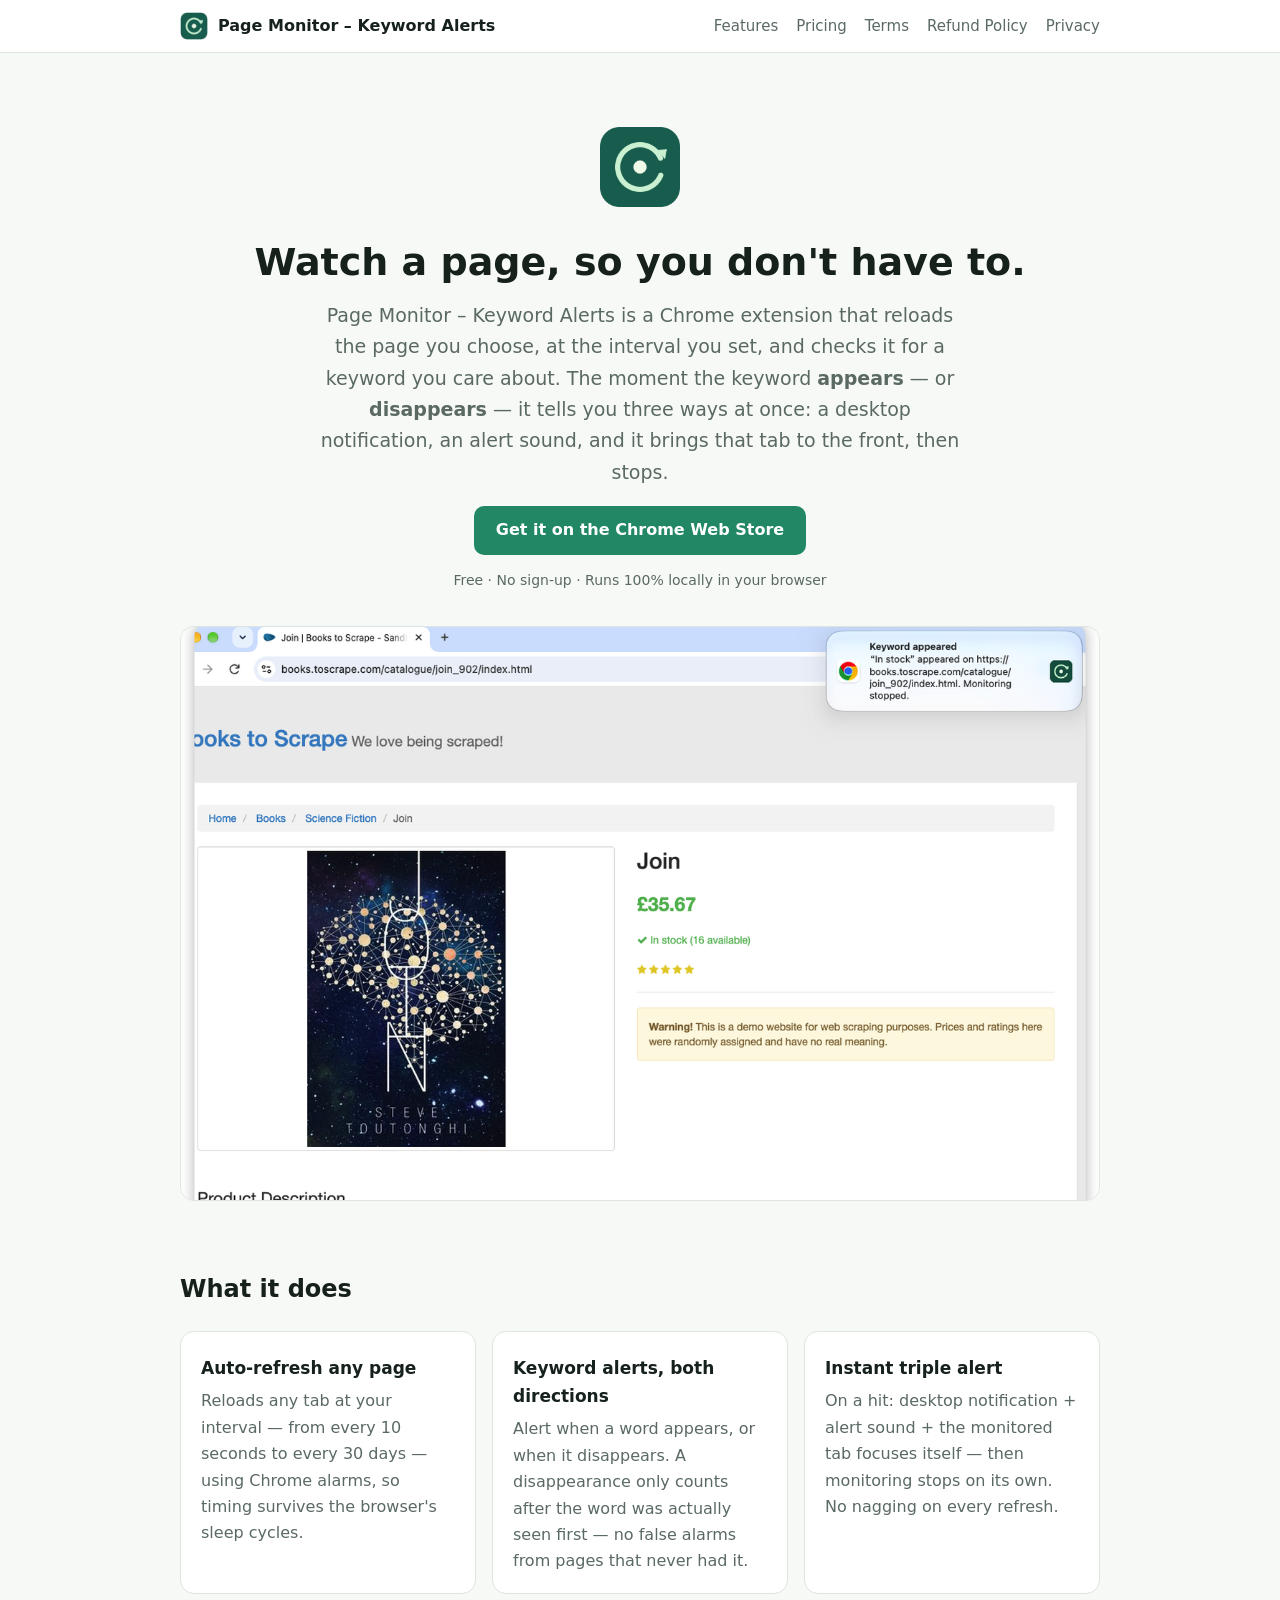
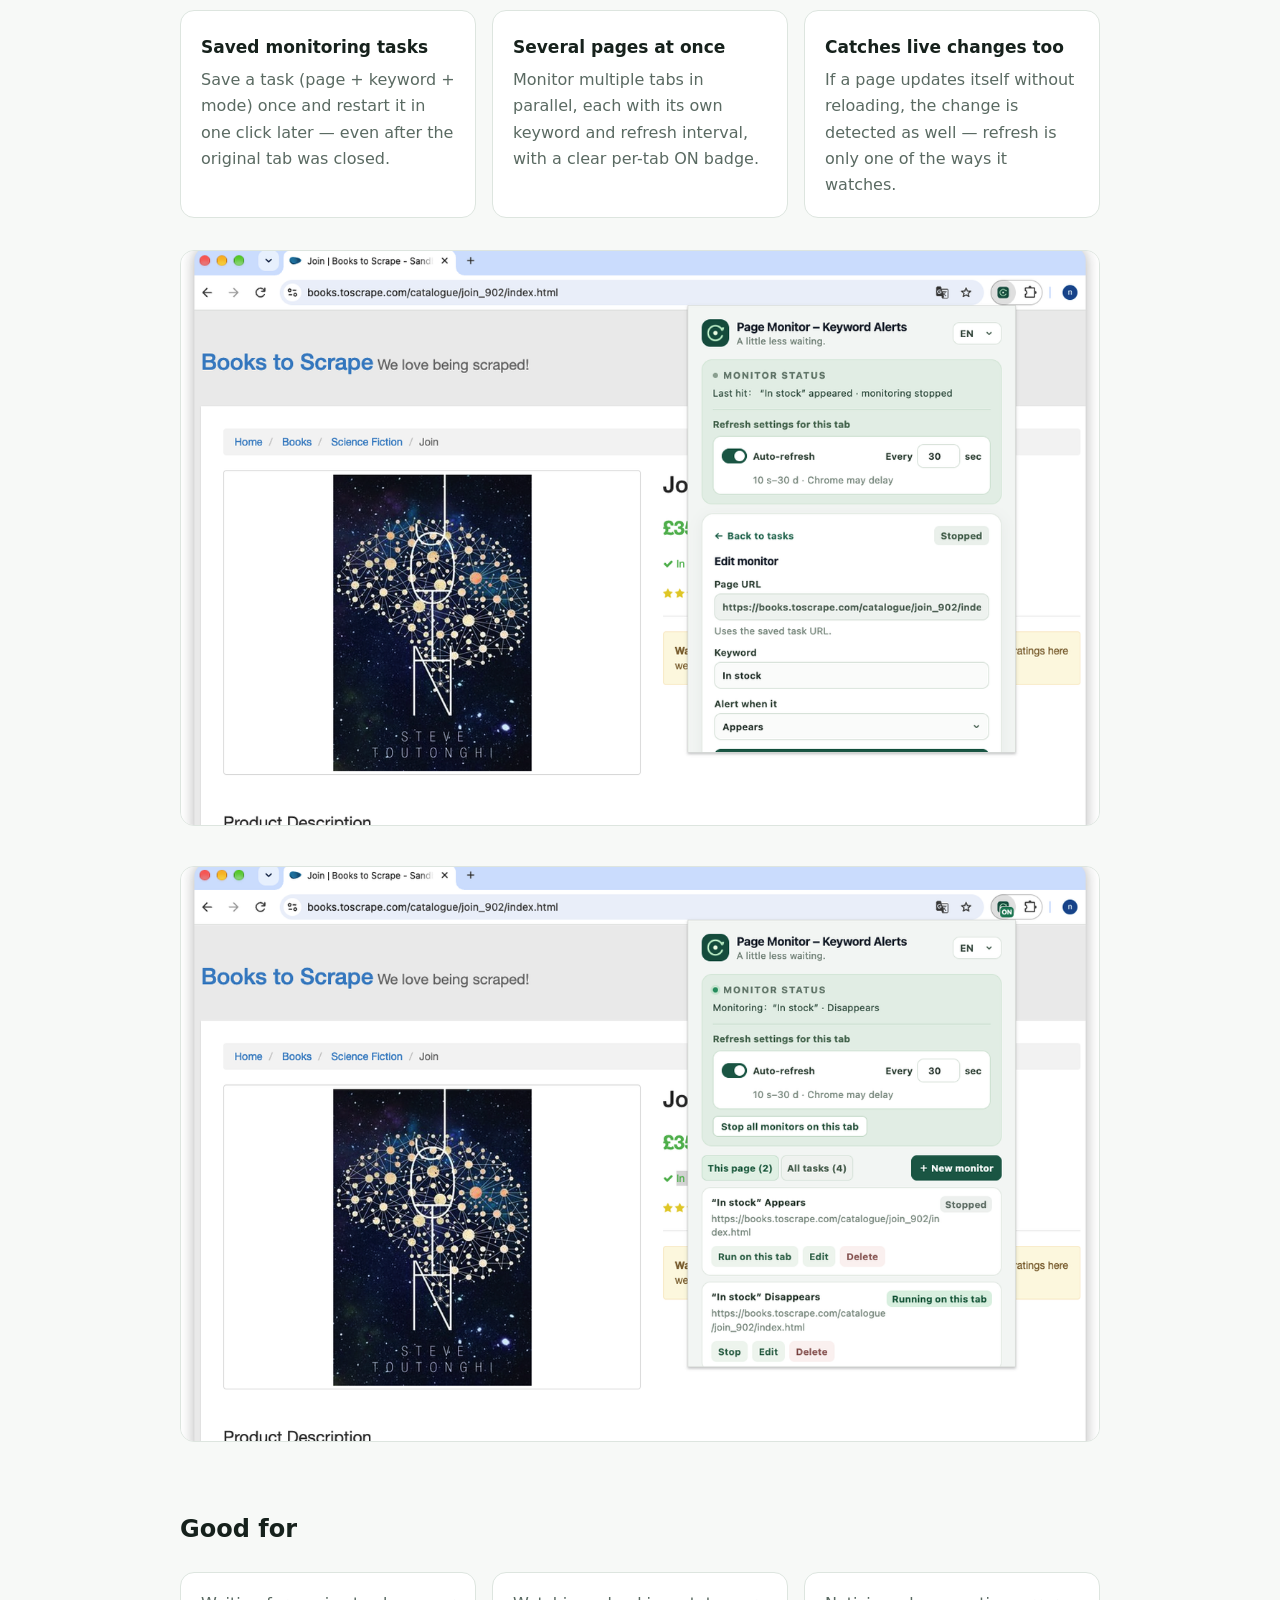
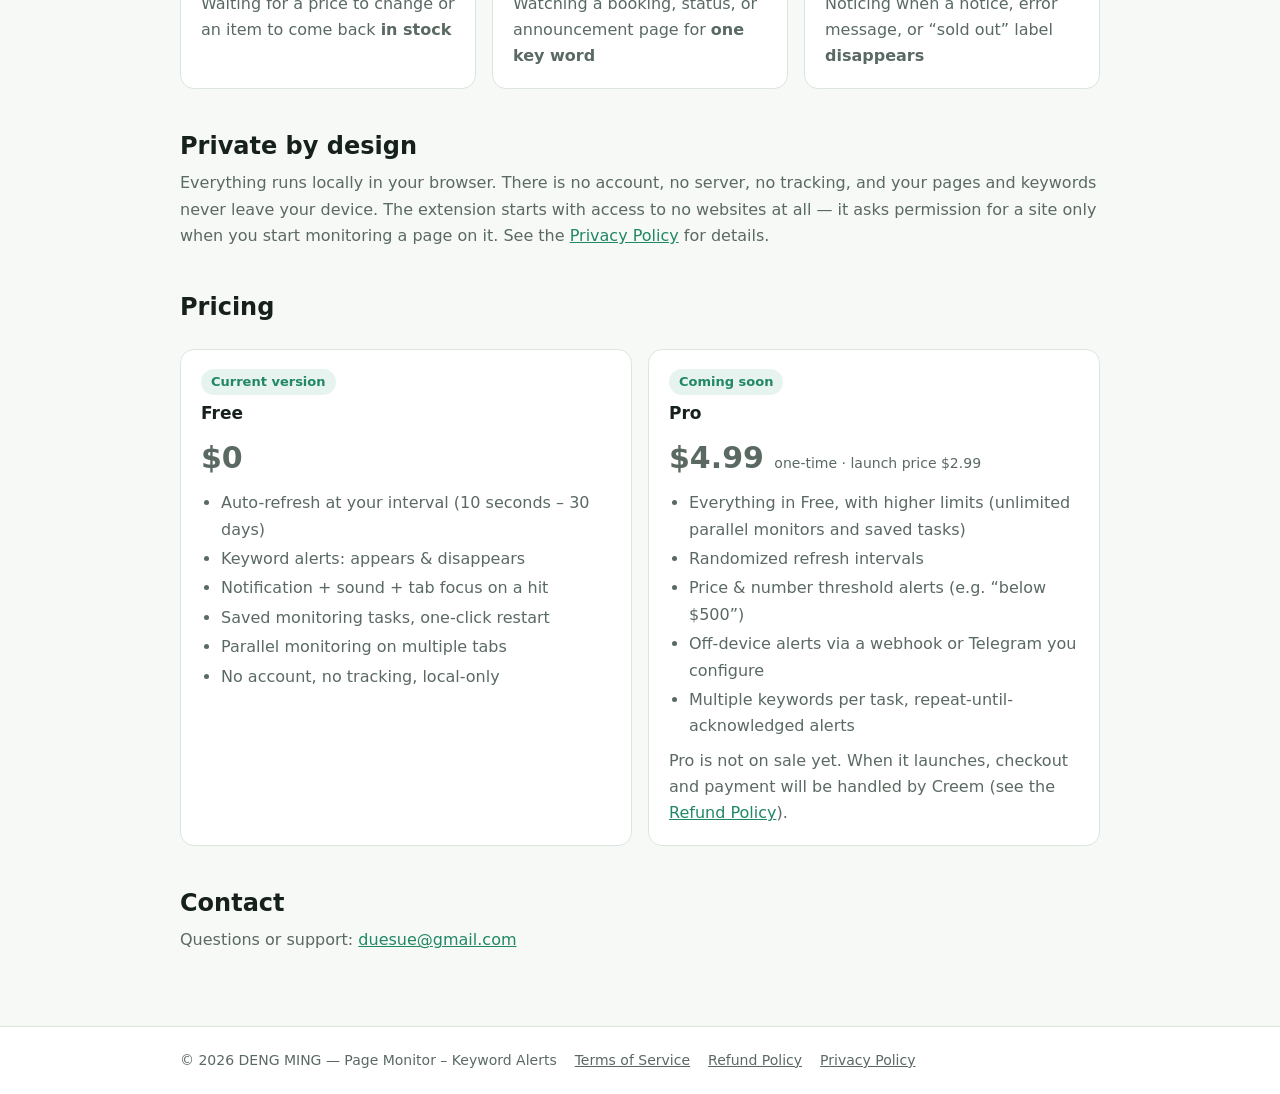
<file: index.html>
<!doctype html>
<html lang="en">
<head>
<meta charset="utf-8">
<meta name="viewport" content="width=device-width, initial-scale=1">
<title>Page Monitor – Keyword Alerts | Auto-refresh pages, get alerted when a keyword appears or disappears</title>
<meta name="description" content="Page Monitor is a Chrome extension that auto-refreshes pages you choose and instantly alerts you — notification, sound, and tab focus — when a keyword appears or disappears. Local-only, no account, no tracking.">
<link rel="icon" href="assets/icon-128.png">
<link rel="stylesheet" href="style.css">
</head>
<body>
<header class="site"><nav class="nav">
  <a class="brand" href="index.html"><img src="assets/icon-128.png" alt="">Page Monitor – Keyword Alerts</a>
  <a class="link" href="index.html#features">Features</a>
  <a class="link" href="index.html#pricing">Pricing</a>
  <a class="link" href="terms.html">Terms</a>
  <a class="link" href="refund.html">Refund Policy</a>
  <a class="link" href="privacy.html">Privacy</a>
</nav></header>
<main>
  <section class="hero">
    <img src="assets/icon-128.png" alt="Page Monitor icon">
    <h1>Watch a page, so you don't have to.</h1>
    <p class="sub">Page Monitor – Keyword Alerts is a Chrome extension that reloads the page you choose, at the interval you set, and checks it for a keyword you care about. The moment the keyword <b>appears</b> — or <b>disappears</b> — it tells you three ways at once: a desktop notification, an alert sound, and it brings that tab to the front, then stops.</p>
    <a class="btn" href="https://chromewebstore.google.com/detail/ccleacdacmfihchdiepppmddgakjpomj" rel="noopener">Get it on the Chrome Web Store</a>
    <p class="updated">Free · No sign-up · Runs 100% locally in your browser</p>
  </section>

  <img class="shot" src="assets/shot-alert.png" alt="A keyword alert notification from Page Monitor">

  <h2 class="sec" id="features">What it does</h2>
  <div class="grid">
    <div class="card"><h3>Auto-refresh any page</h3><p>Reloads any tab at your interval — from every 10 seconds to every 30 days — using Chrome alarms, so timing survives the browser's sleep cycles.</p></div>
    <div class="card"><h3>Keyword alerts, both directions</h3><p>Alert when a word appears, or when it disappears. A disappearance only counts after the word was actually seen first — no false alarms from pages that never had it.</p></div>
    <div class="card"><h3>Instant triple alert</h3><p>On a hit: desktop notification + alert sound + the monitored tab focuses itself — then monitoring stops on its own. No nagging on every refresh.</p></div>
    <div class="card"><h3>Saved monitoring tasks</h3><p>Save a task (page + keyword + mode) once and restart it in one click later — even after the original tab was closed.</p></div>
    <div class="card"><h3>Several pages at once</h3><p>Monitor multiple tabs in parallel, each with its own keyword and refresh interval, with a clear per-tab ON badge.</p></div>
    <div class="card"><h3>Catches live changes too</h3><p>If a page updates itself without reloading, the change is detected as well — refresh is only one of the ways it watches.</p></div>
  </div>

  <img class="shot" src="assets/shot-edit.png" alt="Setting up a monitor in Page Monitor">
  <img class="shot" src="assets/shot-tasks.png" alt="Saved monitoring tasks in Page Monitor">

  <h2 class="sec">Good for</h2>
  <div class="grid">
    <div class="card"><p>Waiting for a price to change or an item to come back <b>in stock</b></p></div>
    <div class="card"><p>Watching a booking, status, or announcement page for <b>one key word</b></p></div>
    <div class="card"><p>Noticing when a notice, error message, or “sold out” label <b>disappears</b></p></div>
  </div>

  <h2 class="sec">Private by design</h2>
  <p class="lead">Everything runs locally in your browser. There is no account, no server, no tracking, and your pages and keywords never leave your device. The extension starts with access to no websites at all — it asks permission for a site only when you start monitoring a page on it. See the <a href="privacy.html">Privacy Policy</a> for details.</p>

  <h2 class="sec" id="pricing">Pricing</h2>
  <div class="grid">
    <div class="card">
      <span class="tag">Current version</span>
      <h3>Free</h3>
      <p class="price">$0</p>
      <ul class="tight">
        <li>Auto-refresh at your interval (10 seconds – 30 days)</li>
        <li>Keyword alerts: appears &amp; disappears</li>
        <li>Notification + sound + tab focus on a hit</li>
        <li>Saved monitoring tasks, one-click restart</li>
        <li>Parallel monitoring on multiple tabs</li>
        <li>No account, no tracking, local-only</li>
      </ul>
    </div>
    <div class="card">
      <span class="tag">Coming soon</span>
      <h3>Pro</h3>
      <p class="price">$4.99 <small>one-time · launch price $2.99</small></p>
      <ul class="tight">
        <li>Everything in Free, with higher limits (unlimited parallel monitors and saved tasks)</li>
        <li>Randomized refresh intervals</li>
        <li>Price &amp; number threshold alerts (e.g. “below $500”)</li>
        <li>Off-device alerts via a webhook or Telegram you configure</li>
        <li>Multiple keywords per task, repeat-until-acknowledged alerts</li>
      </ul>
      <p>Pro is not on sale yet. When it launches, checkout and payment will be handled by Creem (see the <a href="refund.html">Refund Policy</a>).</p>
    </div>
  </div>

  <h2 class="sec">Contact</h2>
  <p class="lead">Questions or support: <a href="mailto:duesue@gmail.com">duesue@gmail.com</a></p>
</main>
<footer class="site"><div class="foot">
  <span>© 2026 DENG MING — Page Monitor – Keyword Alerts</span>
  <a href="terms.html">Terms of Service</a>
  <a href="refund.html">Refund Policy</a>
  <a href="privacy.html">Privacy Policy</a>
</div></footer>
</body>
</html>
</file>
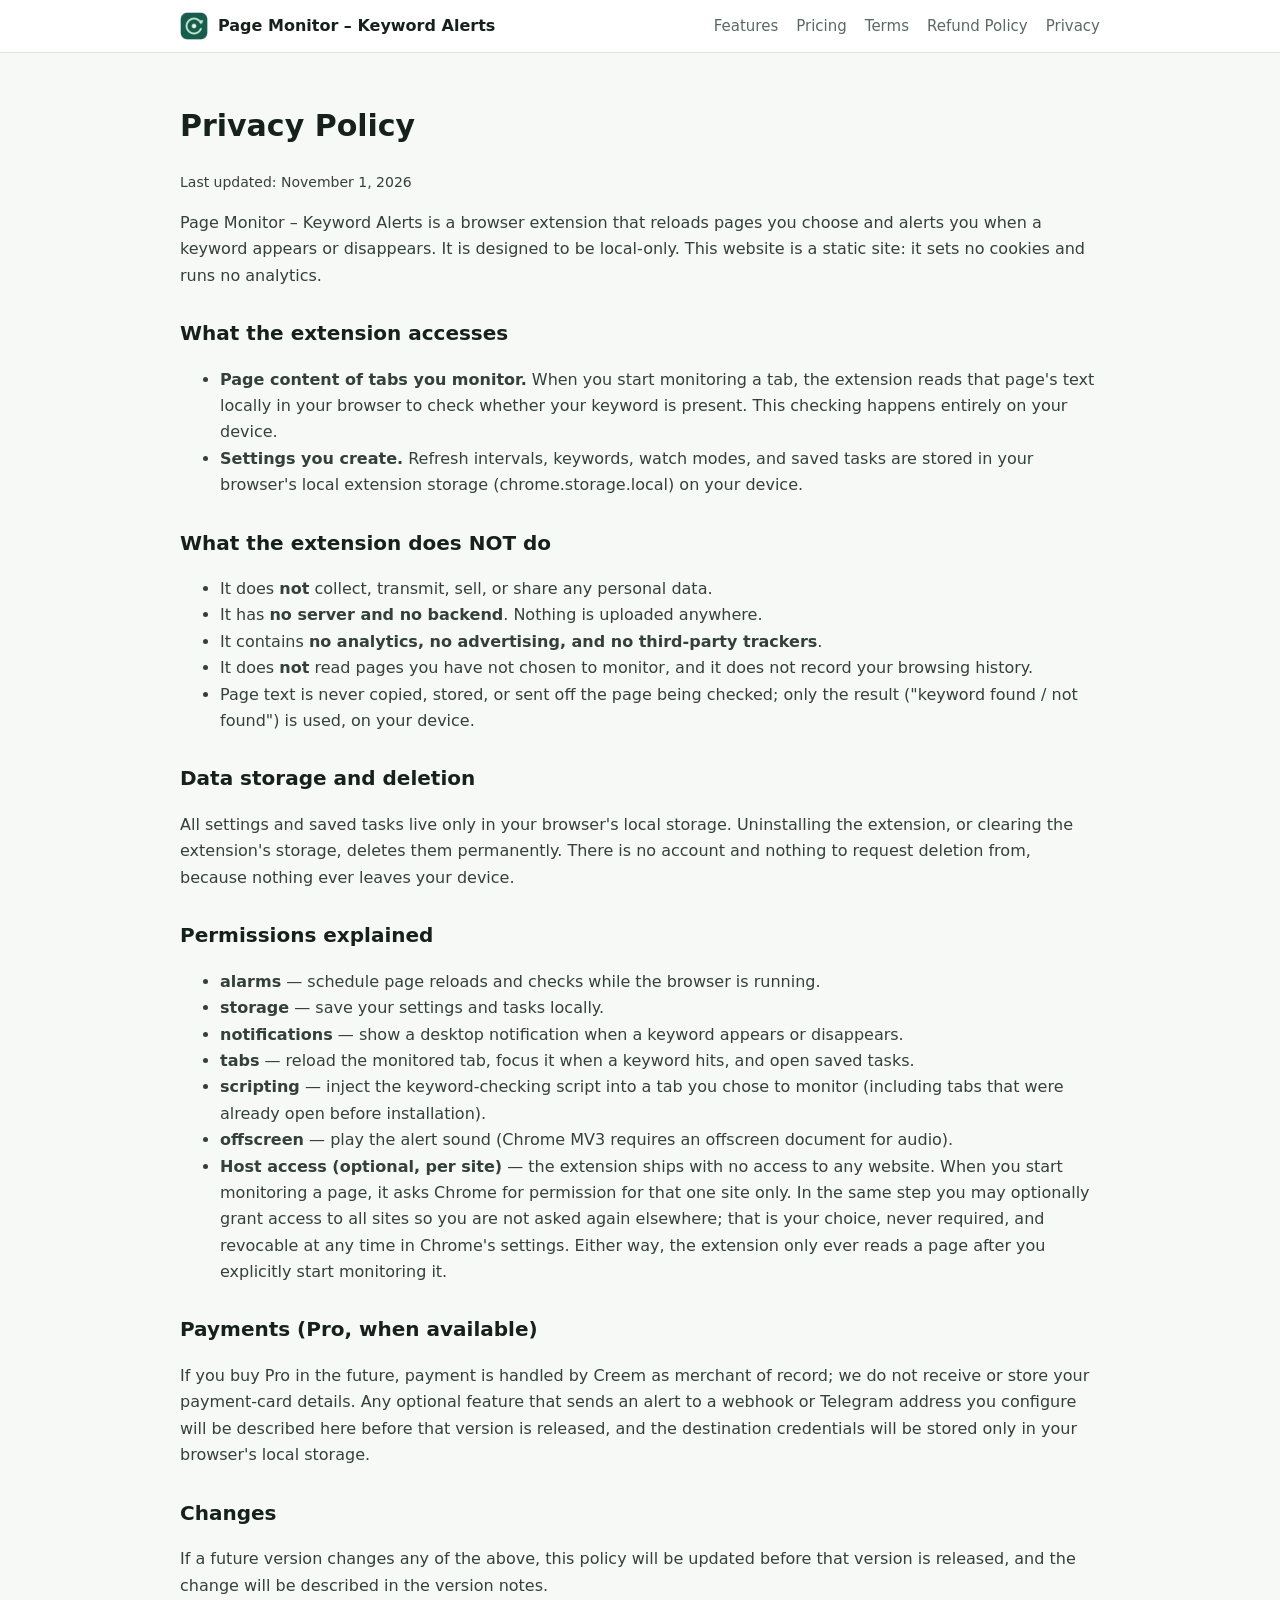
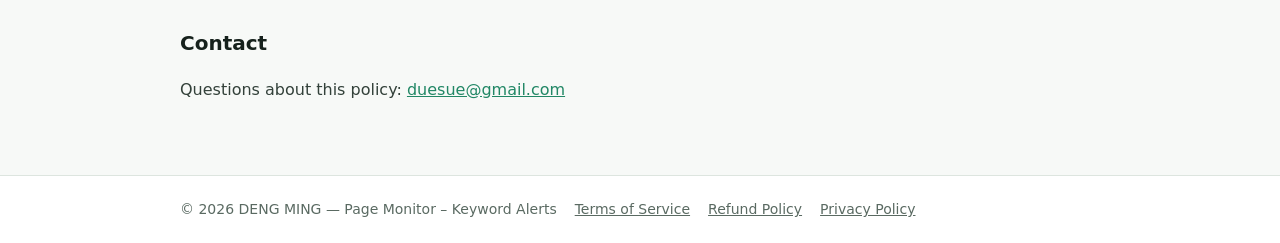
<file: privacy.html>
<!doctype html>
<html lang="en">
<head>
<meta charset="utf-8">
<meta name="viewport" content="width=device-width, initial-scale=1">
<title>Privacy Policy — Page Monitor – Keyword Alerts</title>
<link rel="icon" href="assets/icon-128.png">
<link rel="stylesheet" href="style.css">
</head>
<body>
<header class="site"><nav class="nav">
  <a class="brand" href="index.html"><img src="assets/icon-128.png" alt="">Page Monitor – Keyword Alerts</a>
  <a class="link" href="index.html#features">Features</a>
  <a class="link" href="index.html#pricing">Pricing</a>
  <a class="link" href="terms.html">Terms</a>
  <a class="link" href="refund.html">Refund Policy</a>
  <a class="link" href="privacy.html">Privacy</a>
</nav></header>
<main class="doc">
  <h1>Privacy Policy</h1>
  <p class="updated">Last updated: November 1, 2026</p>

  <p>Page Monitor – Keyword Alerts is a browser extension that reloads pages you choose and alerts you when a keyword appears or disappears. It is designed to be local-only. This website is a static site: it sets no cookies and runs no analytics.</p>

  <h2>What the extension accesses</h2>
  <ul>
    <li><b>Page content of tabs you monitor.</b> When you start monitoring a tab, the extension reads that page's text locally in your browser to check whether your keyword is present. This checking happens entirely on your device.</li>
    <li><b>Settings you create.</b> Refresh intervals, keywords, watch modes, and saved tasks are stored in your browser's local extension storage (chrome.storage.local) on your device.</li>
  </ul>

  <h2>What the extension does NOT do</h2>
  <ul>
    <li>It does <b>not</b> collect, transmit, sell, or share any personal data.</li>
    <li>It has <b>no server and no backend</b>. Nothing is uploaded anywhere.</li>
    <li>It contains <b>no analytics, no advertising, and no third-party trackers</b>.</li>
    <li>It does <b>not</b> read pages you have not chosen to monitor, and it does not record your browsing history.</li>
    <li>Page text is never copied, stored, or sent off the page being checked; only the result ("keyword found / not found") is used, on your device.</li>
  </ul>

  <h2>Data storage and deletion</h2>
  <p>All settings and saved tasks live only in your browser's local storage. Uninstalling the extension, or clearing the extension's storage, deletes them permanently. There is no account and nothing to request deletion from, because nothing ever leaves your device.</p>

  <h2>Permissions explained</h2>
  <ul>
    <li><b>alarms</b> — schedule page reloads and checks while the browser is running.</li>
    <li><b>storage</b> — save your settings and tasks locally.</li>
    <li><b>notifications</b> — show a desktop notification when a keyword appears or disappears.</li>
    <li><b>tabs</b> — reload the monitored tab, focus it when a keyword hits, and open saved tasks.</li>
    <li><b>scripting</b> — inject the keyword-checking script into a tab you chose to monitor (including tabs that were already open before installation).</li>
    <li><b>offscreen</b> — play the alert sound (Chrome MV3 requires an offscreen document for audio).</li>
    <li><b>Host access (optional, per site)</b> — the extension ships with no access to any website. When you start monitoring a page, it asks Chrome for permission for that one site only. In the same step you may optionally grant access to all sites so you are not asked again elsewhere; that is your choice, never required, and revocable at any time in Chrome's settings. Either way, the extension only ever reads a page after you explicitly start monitoring it.</li>
  </ul>

  <h2>Payments (Pro, when available)</h2>
  <p>If you buy Pro in the future, payment is handled by Creem as merchant of record; we do not receive or store your payment-card details. Any optional feature that sends an alert to a webhook or Telegram address you configure will be described here before that version is released, and the destination credentials will be stored only in your browser's local storage.</p>

  <h2>Changes</h2>
  <p>If a future version changes any of the above, this policy will be updated before that version is released, and the change will be described in the version notes.</p>

  <h2>Contact</h2>
  <p>Questions about this policy: <a href="mailto:duesue@gmail.com">duesue@gmail.com</a></p>
</main>
<footer class="site"><div class="foot">
  <span>© 2026 DENG MING — Page Monitor – Keyword Alerts</span>
  <a href="terms.html">Terms of Service</a>
  <a href="refund.html">Refund Policy</a>
  <a href="privacy.html">Privacy Policy</a>
</div></footer>
</body>
</html>
</file>
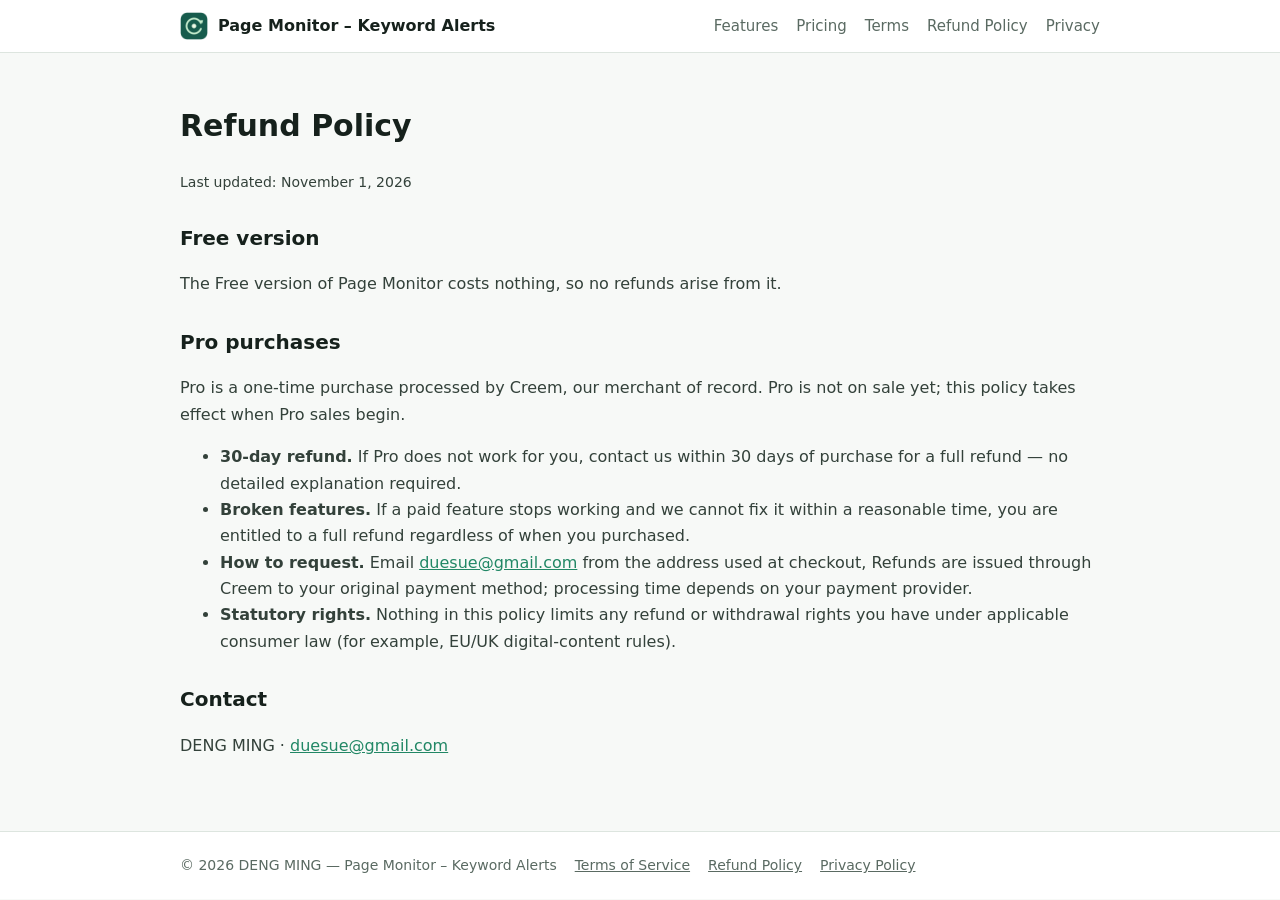
<file: refund.html>
<!doctype html>
<html lang="en">
<head>
<meta charset="utf-8">
<meta name="viewport" content="width=device-width, initial-scale=1">
<title>Refund Policy — Page Monitor – Keyword Alerts</title>
<link rel="icon" href="assets/icon-128.png">
<link rel="stylesheet" href="style.css">
</head>
<body>
<header class="site"><nav class="nav">
  <a class="brand" href="index.html"><img src="assets/icon-128.png" alt="">Page Monitor – Keyword Alerts</a>
  <a class="link" href="index.html#features">Features</a>
  <a class="link" href="index.html#pricing">Pricing</a>
  <a class="link" href="terms.html">Terms</a>
  <a class="link" href="refund.html">Refund Policy</a>
  <a class="link" href="privacy.html">Privacy</a>
</nav></header>
<main class="doc">
  <h1>Refund Policy</h1>
  <p class="updated">Last updated: November 1, 2026</p>

  <h2>Free version</h2>
  <p>The Free version of Page Monitor costs nothing, so no refunds arise from it.</p>

  <h2>Pro purchases</h2>
  <p>Pro is a one-time purchase processed by Creem, our merchant of record. Pro is not on sale yet; this policy takes effect when Pro sales begin.</p>
  <ul>
    <li><b>30-day refund.</b> If Pro does not work for you, contact us within 30 days of purchase for a full refund — no detailed explanation required.</li>
    <li><b>Broken features.</b> If a paid feature stops working and we cannot fix it within a reasonable time, you are entitled to a full refund regardless of when you purchased.</li>
    <li><b>How to request.</b> Email <a href="mailto:duesue@gmail.com">duesue@gmail.com</a> from the address used at checkout, Refunds are issued through Creem to your original payment method; processing time depends on your payment provider.</li>
    <li><b>Statutory rights.</b> Nothing in this policy limits any refund or withdrawal rights you have under applicable consumer law (for example, EU/UK digital-content rules).</li>
  </ul>

  <h2>Contact</h2>
  <p>DENG MING · <a href="mailto:duesue@gmail.com">duesue@gmail.com</a></p>
</main>
<footer class="site"><div class="foot">
  <span>© 2026 DENG MING — Page Monitor – Keyword Alerts</span>
  <a href="terms.html">Terms of Service</a>
  <a href="refund.html">Refund Policy</a>
  <a href="privacy.html">Privacy Policy</a>
</div></footer>
</body>
</html>
</file>
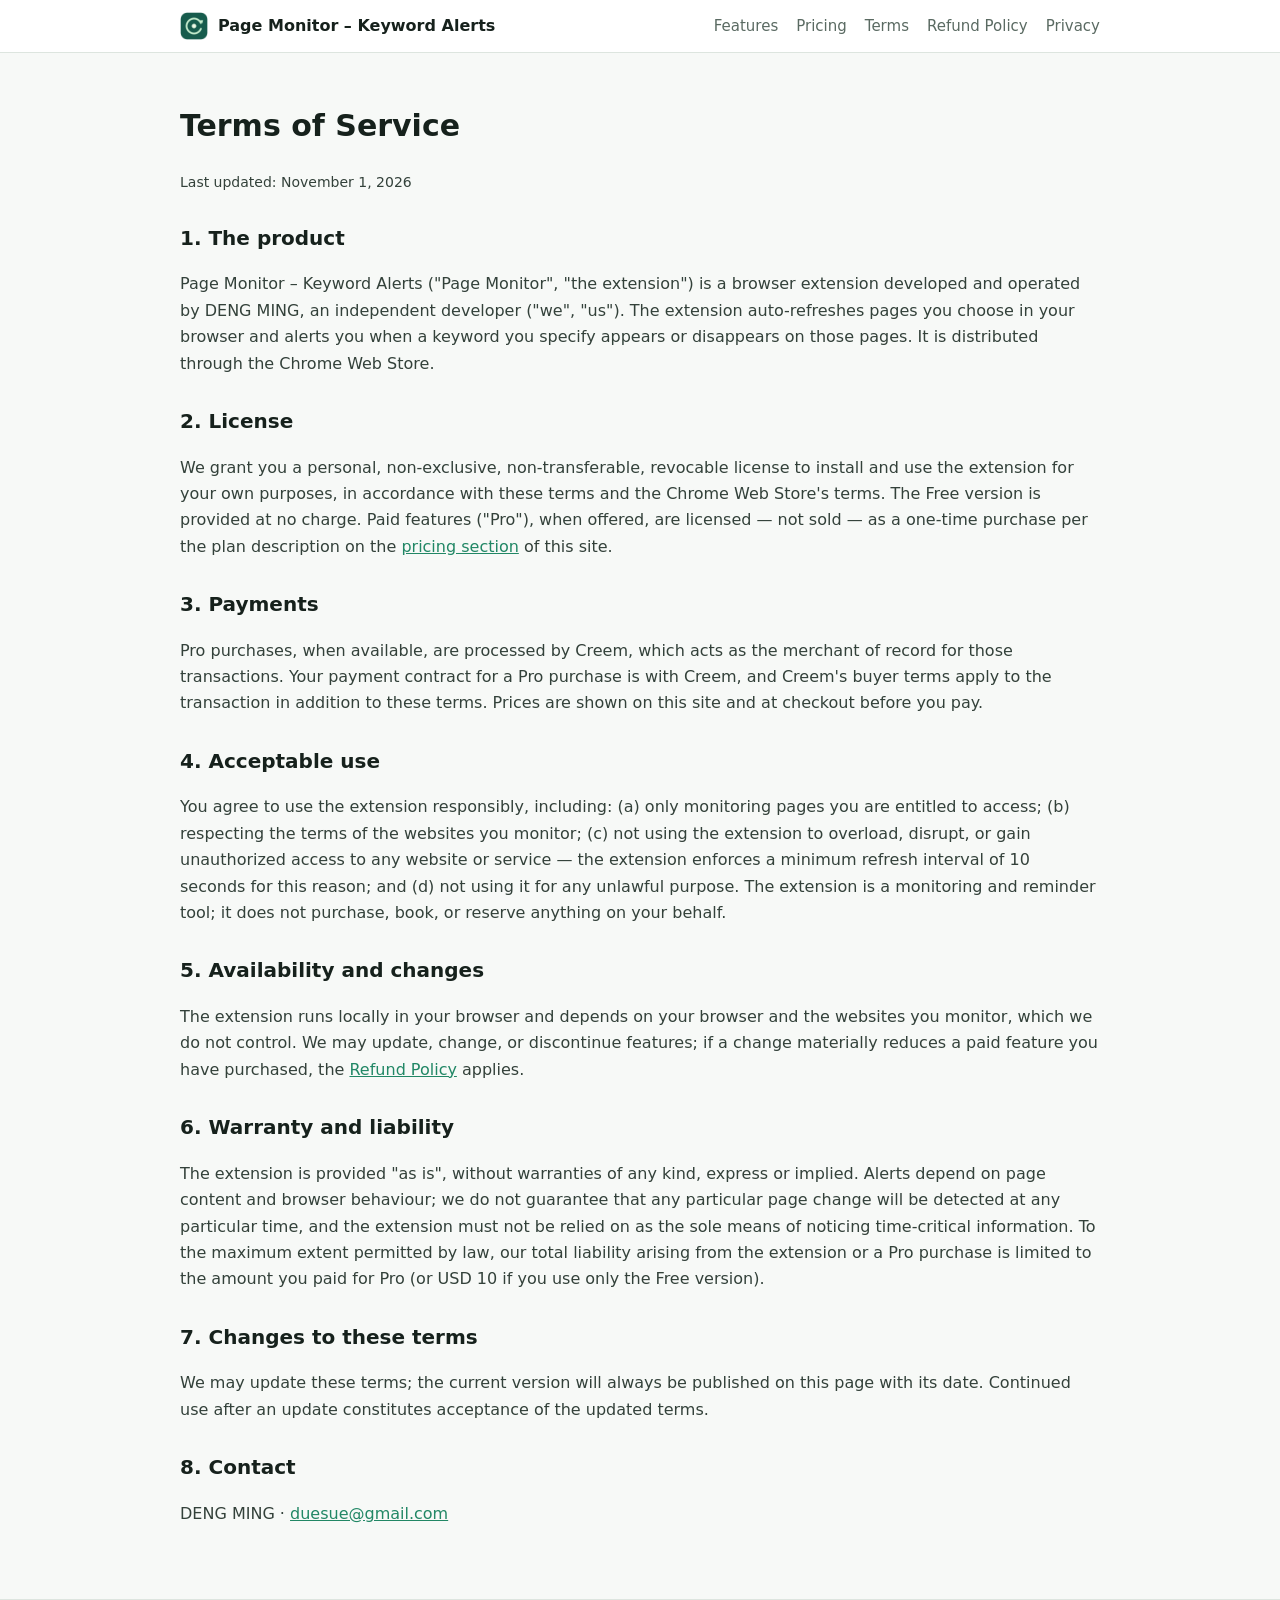
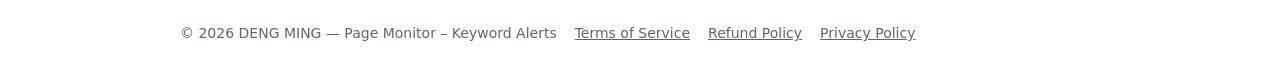
<file: terms.html>
<!doctype html>
<html lang="en">
<head>
<meta charset="utf-8">
<meta name="viewport" content="width=device-width, initial-scale=1">
<title>Terms of Service — Page Monitor – Keyword Alerts</title>
<link rel="icon" href="assets/icon-128.png">
<link rel="stylesheet" href="style.css">
</head>
<body>
<header class="site"><nav class="nav">
  <a class="brand" href="index.html"><img src="assets/icon-128.png" alt="">Page Monitor – Keyword Alerts</a>
  <a class="link" href="index.html#features">Features</a>
  <a class="link" href="index.html#pricing">Pricing</a>
  <a class="link" href="terms.html">Terms</a>
  <a class="link" href="refund.html">Refund Policy</a>
  <a class="link" href="privacy.html">Privacy</a>
</nav></header>
<main class="doc">
  <h1>Terms of Service</h1>
  <p class="updated">Last updated: November 1, 2026</p>

  <h2>1. The product</h2>
  <p>Page Monitor – Keyword Alerts ("Page Monitor", "the extension") is a browser extension developed and operated by DENG MING, an independent developer ("we", "us"). The extension auto-refreshes pages you choose in your browser and alerts you when a keyword you specify appears or disappears on those pages. It is distributed through the Chrome Web Store.</p>

  <h2>2. License</h2>
  <p>We grant you a personal, non-exclusive, non-transferable, revocable license to install and use the extension for your own purposes, in accordance with these terms and the Chrome Web Store's terms. The Free version is provided at no charge. Paid features ("Pro"), when offered, are licensed — not sold — as a one-time purchase per the plan description on the <a href="index.html#pricing">pricing section</a> of this site.</p>

  <h2>3. Payments</h2>
  <p>Pro purchases, when available, are processed by Creem, which acts as the merchant of record for those transactions. Your payment contract for a Pro purchase is with Creem, and Creem's buyer terms apply to the transaction in addition to these terms. Prices are shown on this site and at checkout before you pay.</p>

  <h2>4. Acceptable use</h2>
  <p>You agree to use the extension responsibly, including: (a) only monitoring pages you are entitled to access; (b) respecting the terms of the websites you monitor; (c) not using the extension to overload, disrupt, or gain unauthorized access to any website or service — the extension enforces a minimum refresh interval of 10 seconds for this reason; and (d) not using it for any unlawful purpose. The extension is a monitoring and reminder tool; it does not purchase, book, or reserve anything on your behalf.</p>

  <h2>5. Availability and changes</h2>
  <p>The extension runs locally in your browser and depends on your browser and the websites you monitor, which we do not control. We may update, change, or discontinue features; if a change materially reduces a paid feature you have purchased, the <a href="refund.html">Refund Policy</a> applies.</p>

  <h2>6. Warranty and liability</h2>
  <p>The extension is provided "as is", without warranties of any kind, express or implied. Alerts depend on page content and browser behaviour; we do not guarantee that any particular page change will be detected at any particular time, and the extension must not be relied on as the sole means of noticing time-critical information. To the maximum extent permitted by law, our total liability arising from the extension or a Pro purchase is limited to the amount you paid for Pro (or USD 10 if you use only the Free version).</p>

  <h2>7. Changes to these terms</h2>
  <p>We may update these terms; the current version will always be published on this page with its date. Continued use after an update constitutes acceptance of the updated terms.</p>

  <h2>8. Contact</h2>
  <p>DENG MING · <a href="mailto:duesue@gmail.com">duesue@gmail.com</a></p>
</main>
<footer class="site"><div class="foot">
  <span>© 2026 DENG MING — Page Monitor – Keyword Alerts</span>
  <a href="terms.html">Terms of Service</a>
  <a href="refund.html">Refund Policy</a>
  <a href="privacy.html">Privacy Policy</a>
</div></footer>
</body>
</html>
</file>
<file: style.css>
:root { --ink:#16211c; --mut:#5a6a62; --acc:#218765; --bg:#f7f9f7; --card:#fff; --line:#dde5df; }
* { box-sizing:border-box; }
body { margin:0; font:16px/1.65 system-ui,-apple-system,"Segoe UI",Roboto,"PingFang SC","Microsoft YaHei",sans-serif; color:var(--ink); background:var(--bg); }
a { color:var(--acc); }
header.site { position:sticky; top:0; background:rgba(255,255,255,.92); backdrop-filter:blur(6px); border-bottom:1px solid var(--line); }
.nav { max-width:960px; margin:auto; padding:12px 20px; display:flex; align-items:center; gap:18px; flex-wrap:wrap; }
.nav .brand { display:flex; align-items:center; gap:10px; font-weight:700; color:var(--ink); text-decoration:none; margin-right:auto; }
.nav .brand img { width:28px; height:28px; border-radius:7px; }
.nav a.link { color:var(--mut); text-decoration:none; font-size:15px; }
.nav a.link:hover { color:var(--acc); }
main { max-width:960px; margin:auto; padding:28px 20px 56px; }
.hero { text-align:center; padding:44px 0 10px; }
.hero img { width:84px; height:84px; border-radius:20px; }
.hero h1 { font-size:38px; margin:14px 0 6px; }
.hero p.sub { color:var(--mut); font-size:19px; margin:0 auto; max-width:640px; }
.btn { display:inline-block; background:var(--acc); color:#fff; padding:11px 22px; border-radius:10px; text-decoration:none; font-weight:600; margin-top:18px; }
.grid { display:grid; grid-template-columns:repeat(auto-fit,minmax(270px,1fr)); gap:16px; margin:22px 0; }
.card { background:var(--card); border:1px solid var(--line); border-radius:14px; padding:18px 20px; }
.card h3 { margin:4px 0 6px; font-size:17px; }
.card p { margin:0; color:var(--mut); }
.shot { width:100%; border:1px solid var(--line); border-radius:14px; margin:10px 0 22px; }
h2.sec { margin:38px 0 4px; font-size:24px; }
p.lead { color:var(--mut); margin-top:2px; }
.price { font-size:30px; font-weight:800; }
.price small { font-size:14px; color:var(--mut); font-weight:500; }
.tag { display:inline-block; background:#e7f3ee; color:var(--acc); border-radius:999px; padding:2px 10px; font-size:13px; font-weight:600; }
ul.tight { margin:8px 0; padding-left:20px; color:var(--mut); }
ul.tight li { margin:3px 0; }
.doc h1 { font-size:30px; }
.doc h2 { font-size:20px; margin-top:28px; }
.doc p, .doc li { color:#33413a; }
.updated { color:var(--mut); font-size:14px; }
footer.site { border-top:1px solid var(--line); background:#fff; }
.foot { max-width:960px; margin:auto; padding:22px 20px; color:var(--mut); font-size:14px; display:flex; gap:18px; flex-wrap:wrap; }
.foot a { color:var(--mut); }
</file>
